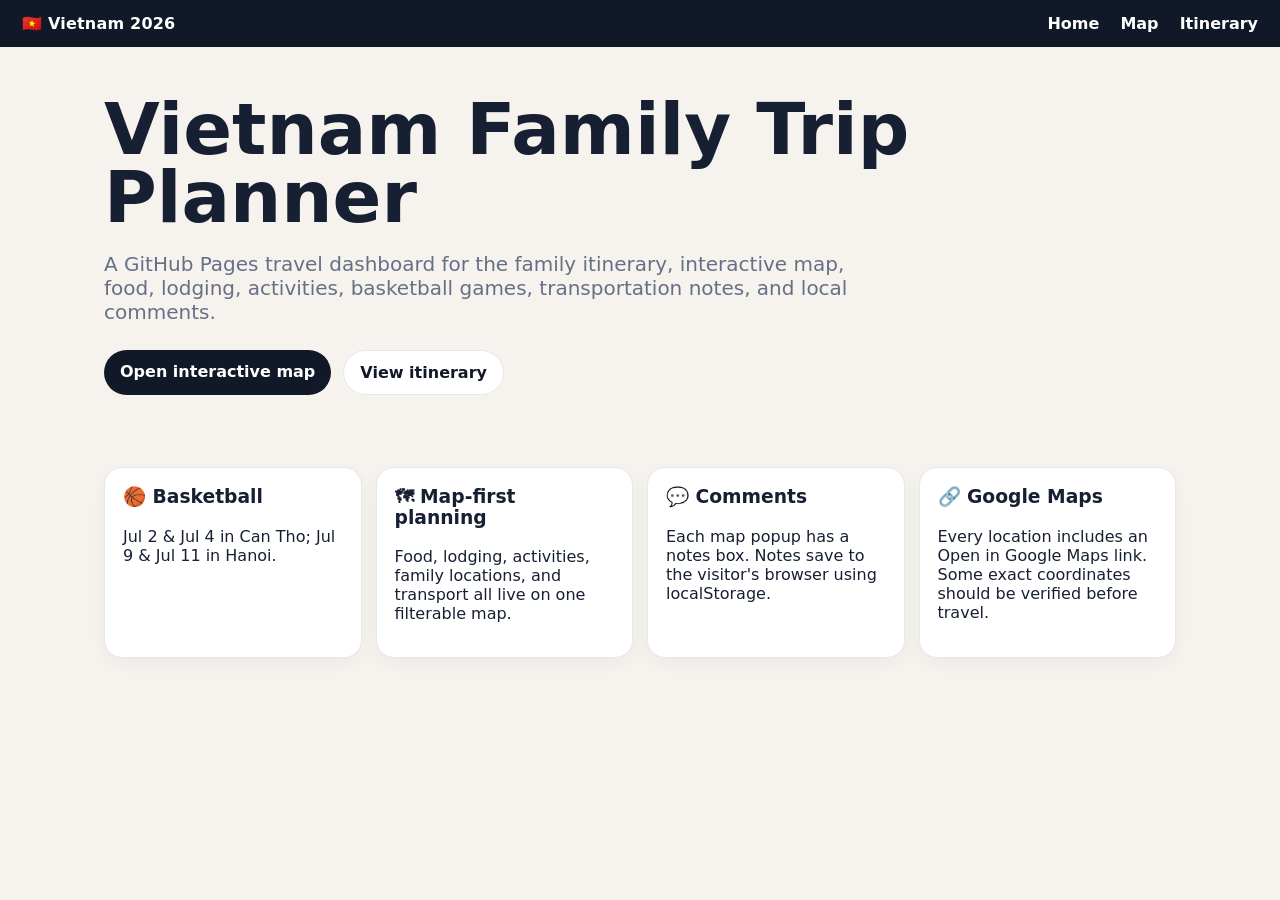
<file: index.html>
<!doctype html>
<html>
<head>
  <meta charset="utf-8" />
  <meta name="viewport" content="width=device-width, initial-scale=1" />
  <title>Vietnam 2026 Trip</title>
  <link rel="stylesheet" href="css/styles.css" />
</head>
<body>

<nav class="nav">
  <div class="brand">🇻🇳 Vietnam 2026</div>
  <div>
    <a href="index.html">Home</a>
    <a href="map.html">Map</a>
    <a href="itinerary.html">Itinerary</a>
  </div>
</nav>

<section class="hero">
  <h1>Vietnam Family Trip Planner</h1>
  <p>A GitHub Pages travel dashboard for the family itinerary, interactive map, food, lodging, activities, basketball games, transportation notes, and local comments.</p>
  <div class="ctas">
    <a class="btn" href="map.html">Open interactive map</a>
    <a class="btn secondary" href="itinerary.html">View itinerary</a>
  </div>
</section>
<section class="container">
  <div class="cards">
    <div class="card"><h3>🏀 Basketball</h3><p>Jul 2 & Jul 4 in Can Tho; Jul 9 & Jul 11 in Hanoi.</p></div>
    <div class="card"><h3>🗺 Map-first planning</h3><p>Food, lodging, activities, family locations, and transport all live on one filterable map.</p></div>
    <div class="card"><h3>💬 Comments</h3><p>Each map popup has a notes box. Notes save to the visitor's browser using localStorage.</p></div>
    <div class="card"><h3>🔗 Google Maps</h3><p>Every location includes an Open in Google Maps link. Some exact coordinates should be verified before travel.</p></div>
  </div>
</section>
</body>
</html>
</file>
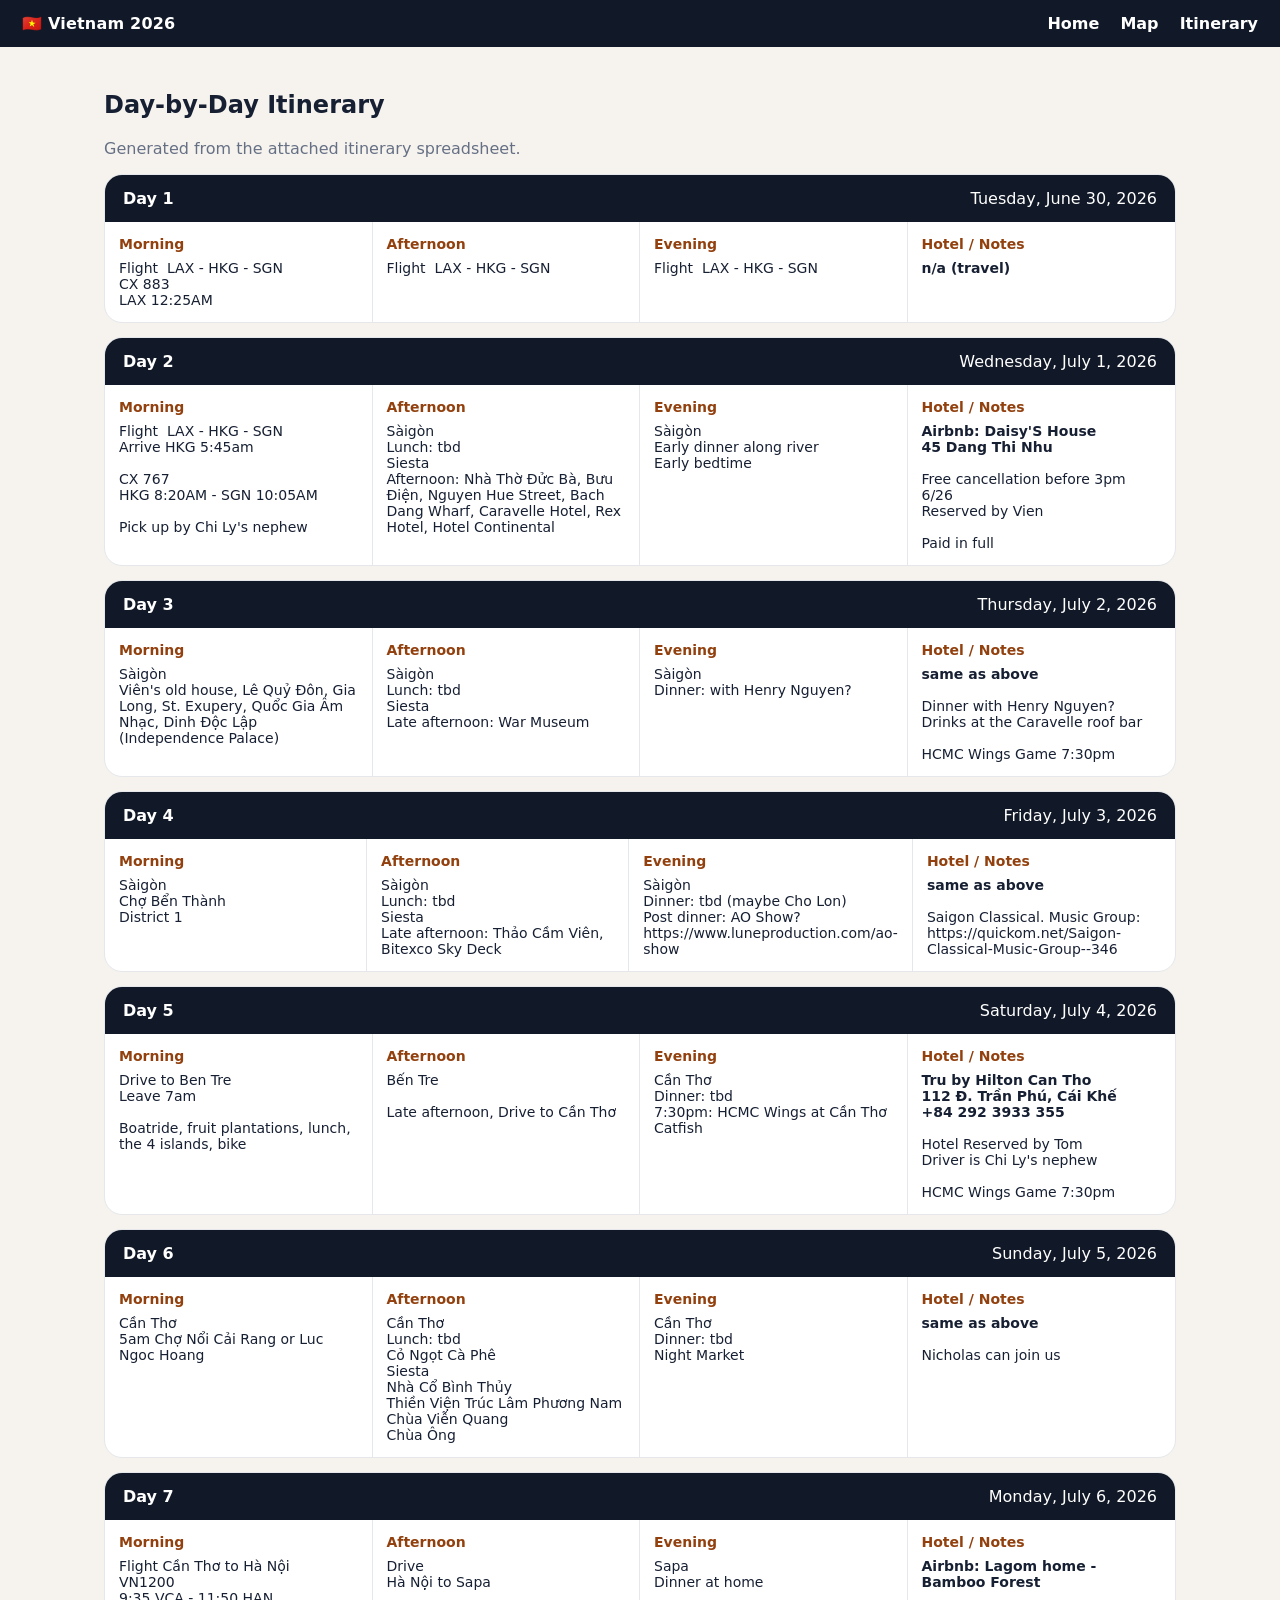
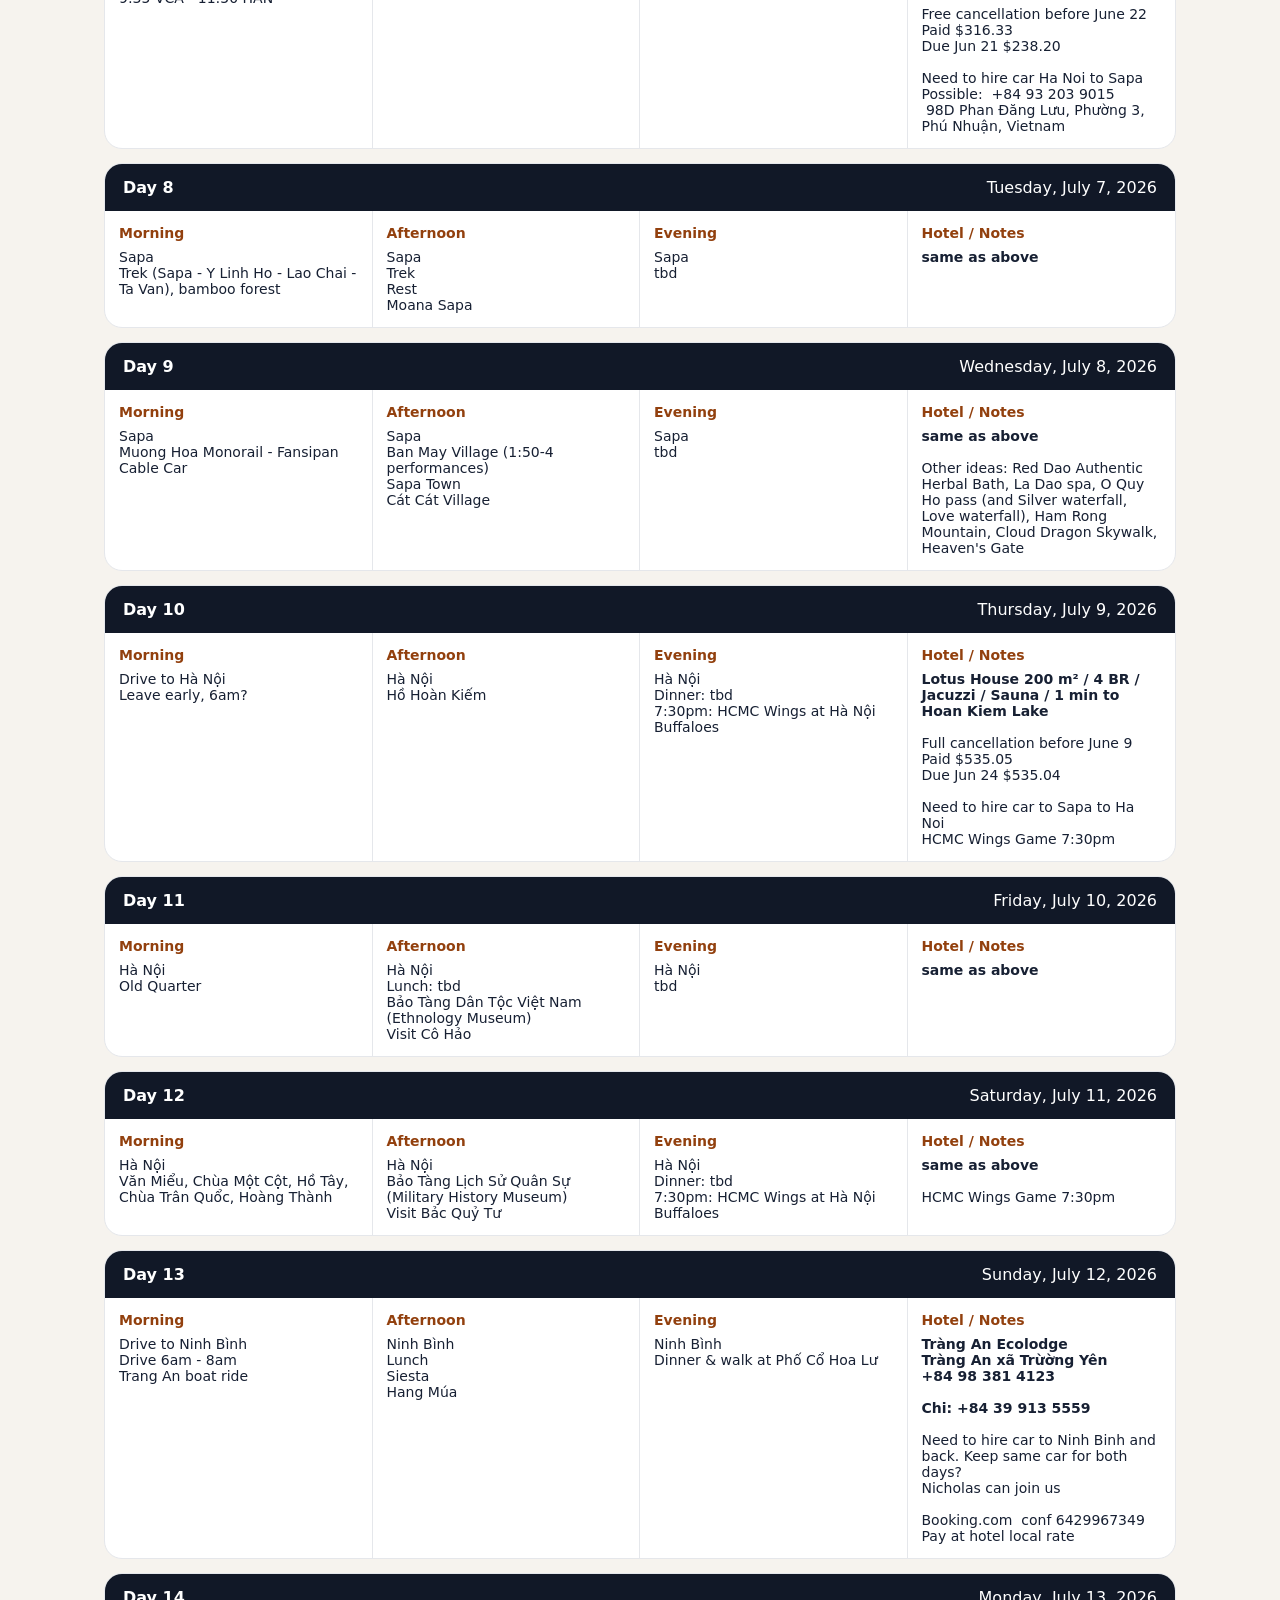
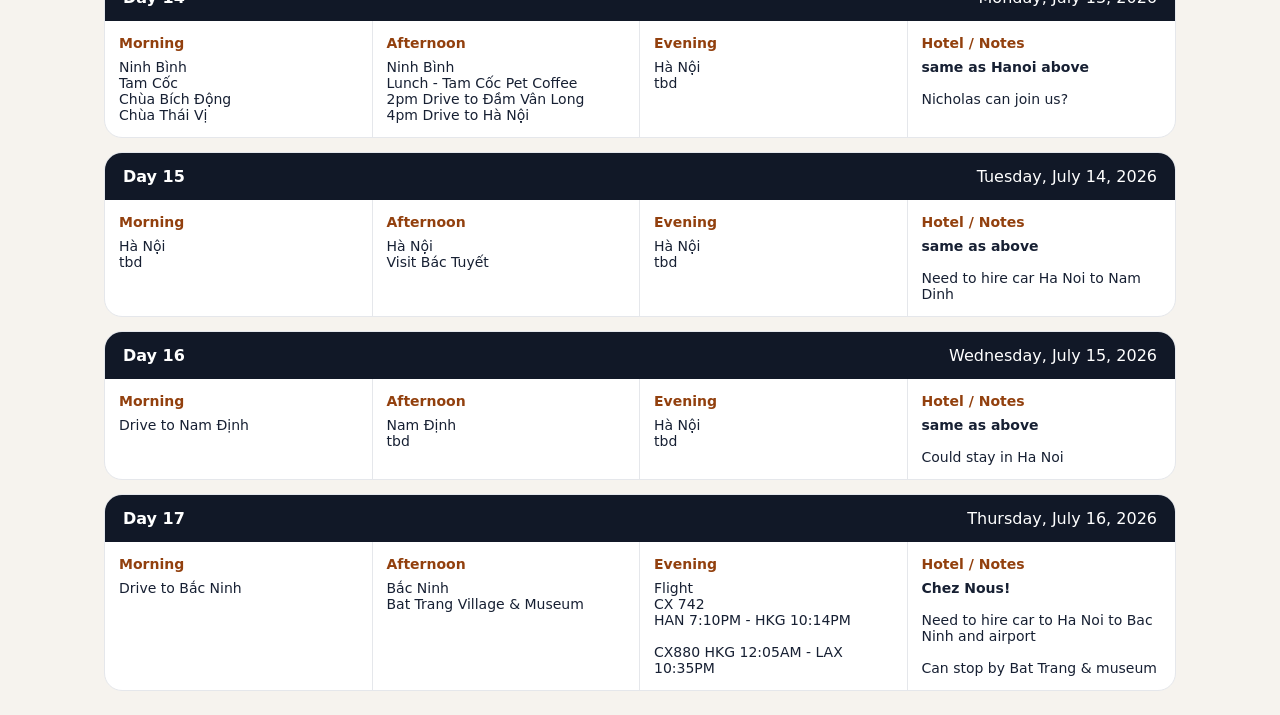
<file: itinerary.html>
<!doctype html>
<html>
<head>
  <meta charset="utf-8" />
  <meta name="viewport" content="width=device-width, initial-scale=1" />
  <title>Vietnam Trip Itinerary</title>
  <link rel="stylesheet" href="css/styles.css" />
</head>
<body>

<nav class="nav">
  <div class="brand">🇻🇳 Vietnam 2026</div>
  <div>
    <a href="index.html">Home</a>
    <a href="map.html">Map</a>
    <a href="itinerary.html">Itinerary</a>
  </div>
</nav>

<section class="container">
  <h1>Day-by-Day Itinerary</h1>
  <p class="muted">Generated from the attached itinerary spreadsheet.</p>
  <div id="timeline" class="timeline"></div>
</section>
<script src="data/itinerary.js"></script>
<script src="js/itinerary.js"></script>
</body>
</html>
</file>
<file: css/styles.css>
:root {
  --bg: #f6f3ee;
  --ink: #172033;
  --muted: #667085;
  --card: #ffffff;
  --line: #e5e7eb;
  --accent: #b45309;
  --green: #166534;
}
* { box-sizing: border-box; }
body {
  margin: 0;
  font-family: Inter, ui-sans-serif, system-ui, -apple-system, BlinkMacSystemFont, "Segoe UI", sans-serif;
  color: var(--ink);
  background: var(--bg);
}
a { color: #0f766e; }
.nav {
  display:flex;
  justify-content:space-between;
  align-items:center;
  padding: 14px 22px;
  background: #111827;
  color: white;
  position: sticky;
  top: 0;
  z-index: 1000;
}
.nav a { color: white; text-decoration:none; margin-left:16px; font-weight:650; }
.brand { font-weight: 800; letter-spacing: .2px; }
.hero {
  padding: 48px 24px;
  max-width: 1120px;
  margin: auto;
}
.hero h1 { font-size: clamp(36px, 7vw, 72px); margin: 0 0 12px; line-height: .95; }
.hero p { font-size: 20px; color: var(--muted); max-width: 760px; }
.ctas { display:flex; gap:12px; flex-wrap:wrap; margin-top:26px; }
.btn {
  display:inline-block;
  padding: 12px 16px;
  border-radius: 999px;
  background: #111827;
  color: white;
  text-decoration:none;
  font-weight:750;
}
.btn.secondary { background: white; color: #111827; border:1px solid var(--line); }
.container { max-width:1120px; margin:auto; padding: 24px; }
.cards { display:grid; grid-template-columns: repeat(auto-fit, minmax(220px, 1fr)); gap:14px; }
.card {
  background: var(--card);
  border:1px solid var(--line);
  border-radius: 18px;
  padding: 18px;
  box-shadow: 0 6px 20px rgba(15, 23, 42, 0.04);
}
.card h3 { margin-top:0; }
.muted { color: var(--muted); }
.map-layout { display:grid; grid-template-columns: 360px 1fr; height: calc(100vh - 57px); }
.sidebar {
  background:white;
  border-right:1px solid var(--line);
  overflow:auto;
  padding: 16px;
}
#map { height: 100%; min-height: 560px; }
.search {
  width:100%;
  padding: 12px 14px;
  border:1px solid var(--line);
  border-radius: 12px;
  margin: 8px 0 12px;
}
.filter-grid { display:grid; grid-template-columns: 1fr 1fr; gap:8px; font-size:14px; }
.filter-grid label {
  padding: 8px;
  border:1px solid var(--line);
  border-radius: 10px;
  background:#fafafa;
}
.location-list { margin-top:14px; }
.location-item {
  padding: 10px;
  border-bottom:1px solid var(--line);
  cursor:pointer;
}
.location-item:hover { background:#f9fafb; }
.badge {
  display:inline-block;
  border-radius:999px;
  padding:2px 8px;
  font-size:12px;
  background:#fef3c7;
  color:#92400e;
}
.popup-card { width: 260px; }
.popup-card img {
  width:100%;
  height:120px;
  object-fit:cover;
  border-radius: 10px;
  background:#eee;
}
.placeholder-photo {
  width:100%;
  height:120px;
  border-radius:10px;
  background: linear-gradient(135deg, #fde68a, #a7f3d0);
  display:flex;
  align-items:center;
  justify-content:center;
  font-size:36px;
}
.popup-card textarea {
  width:100%;
  min-height:72px;
  margin-top:8px;
  border:1px solid #ddd;
  border-radius:8px;
  padding:8px;
  font-family: inherit;
}
.popup-card button {
  margin-top:6px;
  border:0;
  background:#111827;
  color:white;
  padding:8px 10px;
  border-radius:8px;
  cursor:pointer;
}
.timeline { display:grid; gap:14px; }
.day-card {
  background:white;
  border:1px solid var(--line);
  border-radius:18px;
  overflow:hidden;
}
.day-head {
  padding:14px 18px;
  background:#111827;
  color:white;
  display:flex;
  justify-content:space-between;
  gap:16px;
}
.day-body {
  display:grid;
  grid-template-columns: repeat(4, 1fr);
  gap:0;
}
.day-cell {
  padding:14px;
  border-right:1px solid var(--line);
  white-space:pre-wrap;
  font-size:14px;
}
.day-cell:last-child { border-right:0; }
.day-cell h4 { margin: 0 0 8px; color:#92400e; }
@media (max-width: 900px) {
  .map-layout { grid-template-columns: 1fr; height:auto; }
  .sidebar { max-height:none; }
  #map { height: 72vh; }
  .day-body { grid-template-columns: 1fr; }
  .day-cell { border-right:0; border-bottom:1px solid var(--line); }
}
</file>
